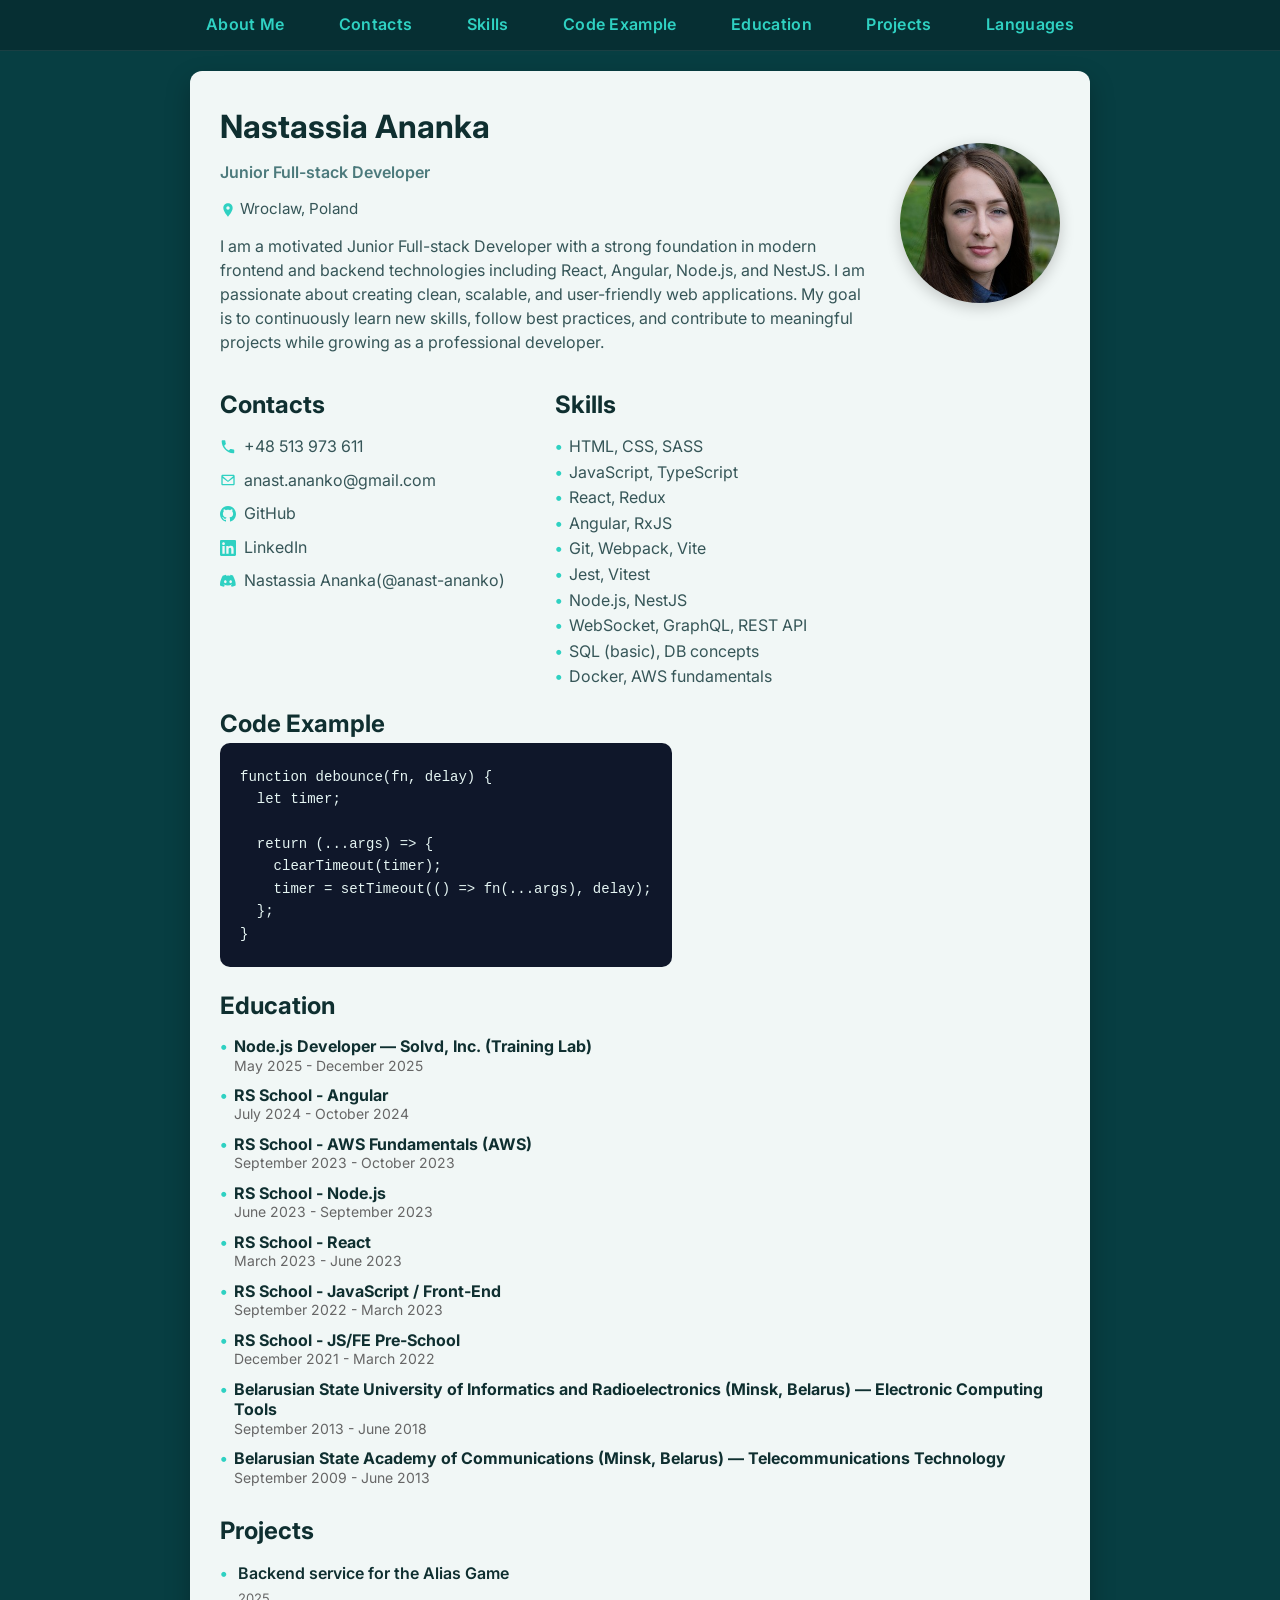
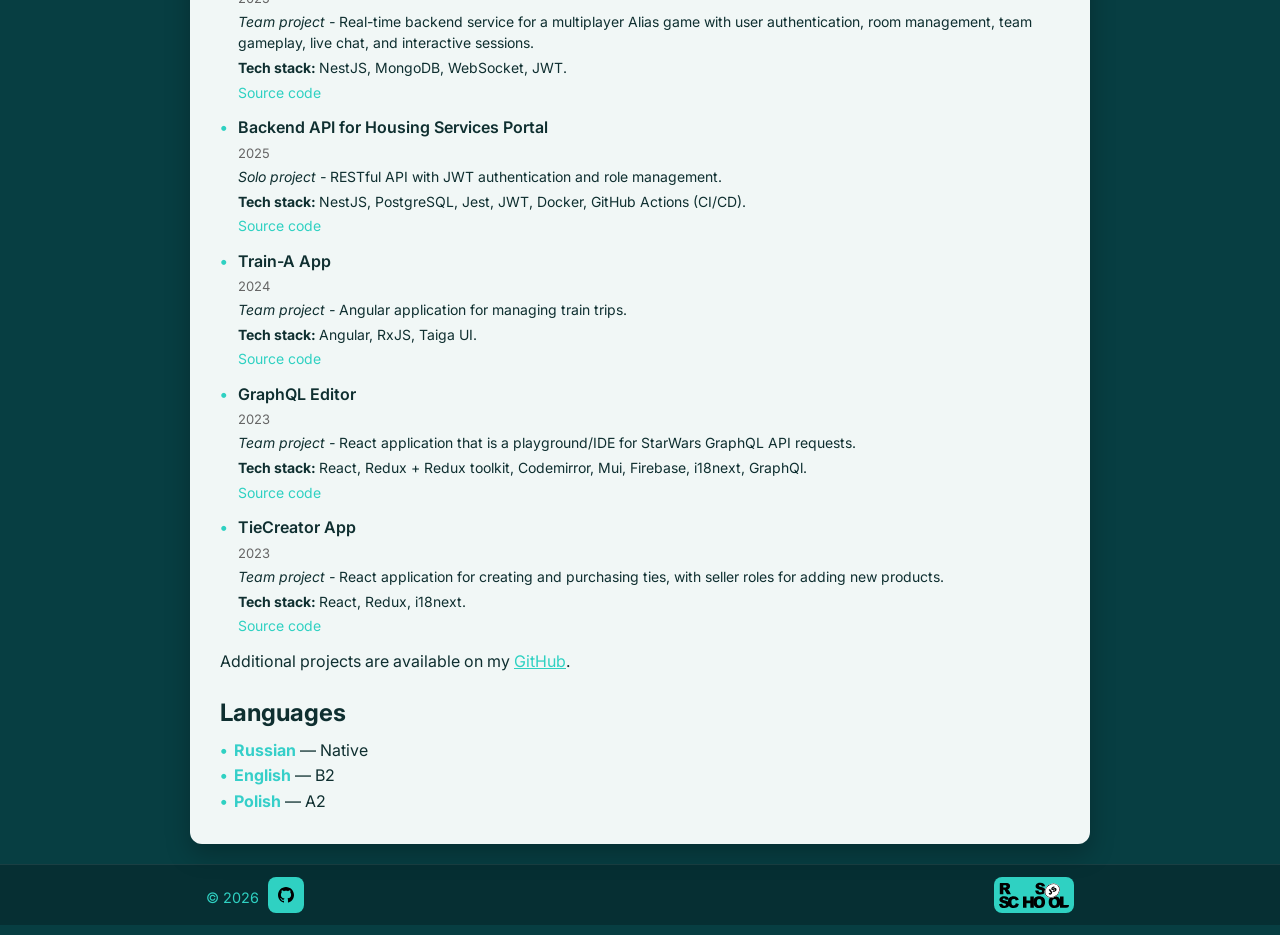
<file: index.html>
<!doctype html>
<html lang="en">
  <head>
    <meta charset="UTF-8">
    <meta name="viewport" content="width=device-width, initial-scale=1.0">
    <link rel="icon" href="assets/favicon.png" type="image/png">
    <link rel="preconnect" href="https://fonts.googleapis.com">
    <link rel="preconnect" href="https://fonts.gstatic.com" crossorigin>
    <link
      href="https://fonts.googleapis.com/css2?family=Inter:wght@400;500;600;700&display=swap"
      rel="stylesheet"
    >
    <link rel="stylesheet" href="style.css">
    <title>Nastassia Ananka</title>
  </head>

  <body>
    <header class="header">
      <nav class="nav">
        <ul>
          <li><a href="#about">About Me</a></li>
          <li><a href="#contacts">Contacts</a></li>
          <li><a href="#skills">Skills</a></li>
          <li><a href="#code">Code Example</a></li>
          <li><a href="#education">Education</a></li>
          <li><a href="#projects">Projects</a></li>
          <li><a href="#languages">Languages</a></li>
        </ul>
      </nav>
    </header>

    <main class="main">
      <div class="container">
        <section id="about" class="about">
          <div class="about-text">
            <h1>Nastassia Ananka</h1>
            <p class="role">Junior Full-stack Developer</p>
            <p class="location">
              <svg
                xmlns="http://www.w3.org/2000/svg"
                width="16"
                height="16"
                viewBox="0 0 24 24"
              >
                <path
                  d="M12 2C8.1 2 5 5.1 5 9c0 5.3 7 13 7 13s7-7.7 7-13c0-3.9-3.1-7-7-7zm0 9.5c-1.4 0-2.5-1.1-2.5-2.5S10.6 6.5 12 6.5s2.5 1.1 2.5 2.5S13.4 11.5 12 11.5z"
                />
              </svg>
              Wroclaw, Poland
            </p>
            <p class="summary">
              I am a motivated Junior Full-stack Developer with a strong
              foundation in modern frontend and backend technologies including
              React, Angular, Node.js, and NestJS. I am passionate about
              creating clean, scalable, and user-friendly web applications. My
              goal is to continuously learn new skills, follow best practices,
              and contribute to meaningful projects while growing as a
              professional developer.
            </p>
          </div>
          <div class="about-photo">
            <img src="assets/avatar.jpg" alt="Photo Nastassia Ananka">
          </div>
        </section>

        <div class="two-columns">
          <section id="contacts" class="contacts">
            <h2>Contacts</h2>
            <ul class="contacts-list">
              <li>
                <svg
                  xmlns="http://www.w3.org/2000/svg"
                  width="16"
                  height="16"
                  viewBox="0 0 24 24"
                >
                  <path
                    d="M6.62 10.79a15.053 15.053 0 006.59 6.59l2.2-2.2a1 1 0 011.11-.21c1.2.48 2.5.74 3.84.74a1 1 0 011 1v3.5a1 1 0 01-1 1C10.75 21.5 2.5 13.25 2.5 3a1 1 0 011-1H7a1 1 0 011 1c0 1.34.26 2.64.74 3.84a1 1 0 01-.21 1.11l-2.2 2.2z"
                  />
                </svg>
                +48 513 973 611
              </li>
              <li>
                <a href="mailto:anast.ananko@gmail.com" class="contact-link">
                  <svg
                    xmlns="http://www.w3.org/2000/svg"
                    width="18"
                    height="18"
                    viewBox="0 0 24 24"
                  >
                    <path
                      d="M20 4H4c-1.1 0-2 .9-2 2v12c0 1.1.9 2 2 2h16c1.1 0 2-.9 2-2V6c0-1.1-.9-2-2-2zm0 2v.01L12 13 4 6.01V6h16zM4 18V8.99l8 6 8-6V18H4z"
                    />
                  </svg>
                  anast.ananko@gmail.com
                </a>
              </li>
              <li>
                <a
                  href="https://github.com/anast-ananko"
                  target="_blank"
                  class="contact-link"
                >
                  <svg
                    xmlns="http://www.w3.org/2000/svg"
                    width="16"
                    height="16"
                    viewBox="0 0 24 24"
                  >
                    <path
                      d="M12 0C5.372 0 0 5.373 0 12c0 5.303 3.438 9.8 8.205 11.387.6.113.82-.258.82-.577 0-.285-.01-1.04-.015-2.04-3.338.724-4.042-1.61-4.042-1.61-.546-1.387-1.334-1.756-1.334-1.756-1.09-.745.083-.729.083-.729 1.205.085 1.84 1.238 1.84 1.238 1.07 1.834 2.807 1.304 3.492.997.108-.774.418-1.305.76-1.605-2.665-.304-5.467-1.334-5.467-5.932 0-1.31.468-2.382 1.235-3.222-.123-.303-.535-1.523.117-3.176 0 0 1.008-.322 3.3 1.23.957-.266 1.983-.399 3.003-.404 1.02.005 2.047.138 3.006.404 2.288-1.552 3.294-1.23 3.294-1.23.654 1.653.242 2.873.12 3.176.77.84 1.233 1.912 1.233 3.222 0 4.61-2.807 5.625-5.48 5.921.43.37.813 1.103.813 2.222 0 1.604-.015 2.896-.015 3.286 0 .32.216.694.825.576C20.565 21.796 24 17.302 24 12c0-6.627-5.373-12-12-12z"
                    />
                  </svg>
                  GitHub
                </a>
              </li>
              <li>
                <a
                  href="https://www.linkedin.com/in/nastassia-ananka-00b665257/"
                  target="_blank"
                  class="contact-link"
                >
                  <svg
                    xmlns="http://www.w3.org/2000/svg"
                    width="16"
                    height="16"
                    viewBox="0 0 24 24"
                  >
                    <path
                      d="M22.23 0H1.77C.79 0 0 .774 0 1.73v20.54C0 23.23.79 24 1.77 24h20.46c.98 0 1.77-.77 1.77-1.73V1.73C24 .774 23.21 0 22.23 0zM7.06 20.45H3.54V9h3.52v11.45zM5.3 7.5c-1.13 0-2.05-.92-2.05-2.06 0-1.13.92-2.05 2.05-2.05s2.05.92 2.05 2.05c0 1.14-.92 2.06-2.05 2.06zM20.45 20.45h-3.53v-5.6c0-1.34-.03-3.06-1.86-3.06-1.86 0-2.14 1.45-2.14 2.95v5.71H9.42V9h3.39v1.56h.05c.47-.88 1.62-1.81 3.33-1.81 3.55 0 4.2 2.34 4.2 5.39v6.86z"
                    />
                  </svg>
                  LinkedIn
                </a>
              </li>
              <li>
                <svg
                  xmlns="http://www.w3.org/2000/svg"
                  width="16"
                  height="16"
                  viewBox="0 0 71 55"
                >
                  <path
                    d="M60.1 4.55a58.6 58.6 0 00-13.28-4.54 42.2 42.2 0 00-1.96 4.01 55.65 55.65 0 00-16.73 0 42.34 42.34 0 00-1.96-4.01A58.59 58.59 0 0011.9 4.55C4 20.1-1.36 34.09.18 47.99a59.08 59.08 0 0017.14 5.54 43.47 43.47 0 003.73-6.06 37 37 0 01-5.87-2.83c.5-.36.99-.73 1.46-1.11a42.92 42.92 0 0036.23 0c.48.38.96.75 1.46 1.11a36.75 36.75 0 01-5.87 2.83 43.39 43.39 0 003.73 6.06 59.08 59.08 0 0017.14-5.54c1.61-13.9-3.73-27.89-11.65-43.44zM23.73 37.55c-3.18 0-5.79-2.93-5.79-6.52 0-3.6 2.58-6.52 5.79-6.52 3.22 0 5.81 2.93 5.79 6.52 0 3.59-2.58 6.52-5.79 6.52zm23.55 0c-3.18 0-5.79-2.93-5.79-6.52 0-3.6 2.58-6.52 5.79-6.52 3.22 0 5.81 2.93 5.79 6.52 0 3.59-2.59 6.52-5.79 6.52z"
                  />
                </svg>
                Nastassia Ananka(@anast-ananko)
              </li>
            </ul>
          </section>

          <section id="skills" class="skills">
            <h2>Skills</h2>
            <ul class="skills-list">
              <li>HTML, CSS, SASS</li>
              <li>JavaScript, TypeScript</li>
              <li>React, Redux</li>
              <li>Angular, RxJS</li>
              <li>Git, Webpack, Vite</li>
              <li>Jest, Vitest</li>
              <li>Node.js, NestJS</li>
              <li>WebSocket, GraphQL, REST API</li>
              <li>SQL (basic), DB concepts</li>
              <li>Docker, AWS fundamentals</li>
            </ul>
          </section>
        </div>

        <section id="code" class="code-example">
          <h2>Code Example</h2>
          <pre><code>
function debounce(fn, delay) {
  let timer;

  return (...args) => {
    clearTimeout(timer);
    timer = setTimeout(() => fn(...args), delay);
  };
}
  </code></pre>
        </section>

        <section id="education" class="education">
          <h2>Education</h2>
          <ul class="education-list">
            <li>
              <strong>Node.js Developer — Solvd, Inc. (Training Lab)</strong>
              <span class="edu-date">May 2025 - December 2025</span>
            </li>
            <li>
              <strong>RS School - Angular</strong>
              <span class="edu-date">July 2024 - October 2024</span>
            </li>
            <li>
              <strong>RS School - AWS Fundamentals (AWS)</strong>
              <span class="edu-date">September 2023 - October 2023</span>
            </li>
            <li>
              <strong>RS School - Node.js</strong>
              <span class="edu-date">June 2023 - September 2023</span>
            </li>
            <li>
              <strong>RS School - React</strong>
              <span class="edu-date">March 2023 - June 2023</span>
            </li>
            <li>
              <strong>RS School - JavaScript / Front-End</strong>
              <span class="edu-date">September 2022 - March 2023</span>
            </li>
            <li>
              <strong>RS School - JS/FE Pre-School</strong>
              <span class="edu-date">December 2021 - March 2022</span>
            </li>
            <li>
              <strong
                >Belarusian State University of Informatics and Radioelectronics
                (Minsk, Belarus) — Electronic Computing Tools</strong
              >
              <span class="edu-date">September 2013 - June 2018</span>
            </li>
            <li>
              <strong
                >Belarusian State Academy of Communications (Minsk, Belarus) —
                Telecommunications Technology</strong
              >
              <span class="edu-date">September 2009 - June 2013</span>
            </li>
          </ul>
        </section>

        <section id="projects" class="projects">
          <h2>Projects</h2>
          <ul class="projects-list">
            <li>
              <strong>Backend service for the Alias Game</strong>
              <span class="project-period">2025</span>
              <p class="project-desc">
                <i>Team project - </i>
                Real-time backend service for a multiplayer Alias game with user
                authentication, room management, team gameplay, live chat, and
                interactive sessions.
              </p>
              <p class="project-skills">
                <b>Tech stack: </b>NestJS, MongoDB, WebSocket, JWT.
              </p>
              <a
                href="https://github.com/anast-ananko/alias-game-backend"
                target="_blank"
                class="project-link"
                >Source code</a
              >
            </li>
            <li>
              <strong>Backend API for Housing Services Portal</strong>
              <span class="project-period">2025</span>
              <p class="project-desc">
                <i>Solo project - </i>
                RESTful API with JWT authentication and role management.
              </p>
              <p class="project-skills">
                <b>Tech stack: </b>NestJS, PostgreSQL, Jest, JWT, Docker, GitHub
                Actions (CI/CD).
              </p>
              <a
                href="https://github.com/anast-ananko/housing_services_portal"
                target="_blank"
                class="project-link"
                >Source code</a
              >
            </li>
            <li>
              <strong>Train-A App</strong>
              <span class="project-period">2024</span>
              <p class="project-desc">
                <i>Team project - </i>
                Angular application for managing train trips.
              </p>
              <p class="project-skills">
                <b>Tech stack: </b>Angular, RxJS, Taiga UI.
              </p>
              <a
                href="https://github.com/anast-ananko/Train-A"
                target="_blank"
                class="project-link"
                >Source code</a
              >
            </li>
            <li>
              <strong>GraphQL Editor</strong>
              <span class="project-period">2023</span>
              <p class="project-desc">
                <i>Team project - </i>
                React application that is a playground/IDE for StarWars GraphQL
                API requests.
              </p>
              <p class="project-skills">
                <b>Tech stack: </b>React, Redux + Redux toolkit, Codemirror,
                Mui, Firebase, i18next, GraphQl.
              </p>
              <a
                href="https://github.com/anast-ananko/graphiql-app"
                target="_blank"
                class="project-link"
                >Source code</a
              >
            </li>
            <li>
              <strong>TieCreator App</strong>
              <span class="project-period">2023</span>
              <p class="project-desc">
                <i>Team project - </i>
                React application for creating and purchasing ties, with seller
                roles for adding new products.
              </p>
              <p class="project-skills">
                <b>Tech stack: </b>React, Redux, i18next.
              </p>
              <a
                href="https://github.com/anast-ananko/RS-Clone"
                target="_blank"
                class="project-link"
                >Source code</a
              >
            </li>
          </ul>
          <p class="more-projects">
            Additional projects are available on my
            <a
              href="https://github.com/anast-ananko"
              target="_blank"
              rel="noopener noreferrer"
            >
              GitHub</a
            >.
          </p>
        </section>

        <section id="languages" class="languages">
          <h2>Languages</h2>
          <ul class="languages-list">
            <li><strong>Russian</strong> — Native</li>
            <li><strong>English</strong> — B2</li>
            <li><strong>Polish</strong> — A2</li>
          </ul>
        </section>
      </div>
    </main>
    
    <footer class="footer">
      <div class="footer-content">
        <p>
          &copy; 2026
          <a
            href="https://github.com/anast-ananko"
            target="_blank"
            class="footer-card"
          >
            <svg
              xmlns="http://www.w3.org/2000/svg"
              width="16"
              height="16"
              viewBox="0 0 24 24"
            >
              <path
                d="M12 0C5.372 0 0 5.373 0 12c0 5.303 3.438 9.8 8.205 11.387.6.113.82-.258.82-.577 
      0-.285-.01-1.04-.015-2.04-3.338.724-4.042-1.61-4.042-1.61-.546-1.387-1.334-1.756-1.334-1.756
      -1.09-.745.083-.729.083-.729 1.205.085 1.84 1.238 1.84 1.238 1.07 1.834 2.807 1.304 3.492.997.108-.774
      .418-1.305.76-1.605-2.665-.304-5.467-1.334-5.467-5.932 0-1.31.468-2.382 1.235-3.222-.123-.303-.535-1.523
      .117-3.176 0 0 1.008-.322 3.3 1.23.957-.266 1.983-.399 3.003-.404 1.02.005 2.047.138 3.006.404
      2.288-1.552 3.294-1.23 3.294-1.23.654 1.653.242 2.873.12 3.176.77.84 1.233 1.912 1.233 3.222
      0 4.61-2.807 5.625-5.48 5.921.43.37.813 1.103.813 2.222
      0 1.604-.015 2.896-.015 3.286 0 .32.216.694.825.576C20.565 21.796 24 17.302 24 12
      c0-6.627-5.373-12-12-12z"
              />
            </svg>
          </a>
        </p>
        <a href="https://rs.school/courses/short-track" target="_blank">
          <img
            src="assets/rs_school_js.svg"
            alt="RS School Logo"
            class="rs-logo"
          >
        </a>
      </div>
    </footer>
  </body>
</html>
</file>
<file: style.css>
* {
  box-sizing: border-box;
  margin: 0;
  padding: 0;
  scroll-behavior: smooth;
}

body {
  font-family:
    "Inter",
    system-ui,
    -apple-system,
    BlinkMacSystemFont,
    sans-serif;
  background: #073e42;
  color: #0f2f30;
  line-height: 1.6;
}

.two-columns {
  display: flex;
  flex-direction: row;
  width: 100%;
  gap: 50px;
  margin-bottom: 15px;
}

/* Header */
.header {
  background: #062f33;
  border-bottom: 1px solid rgba(255, 255, 255, 0.08);
  position: sticky;
  top: 0;
  z-index: 10;
}

.nav ul {
  max-width: 900px;
  margin: 0 auto;
  padding: 12px 16px;
  list-style: none;
  display: flex;
  justify-content: space-between;
  flex-wrap: wrap;
}

.nav a {
  color: #2fd1c2;
  text-decoration: none;
  font-weight: 600;
  letter-spacing: 0.02em;
  transition: all 0.5s ease;
}

.nav a:hover {
  color: #7ff0e6;
  text-decoration: underline;
}

/* Main */
.main {
  display: flex;
  justify-content: center;
  padding: 20px;
}

.container {
  display: flex;
  flex-direction: column;
  align-items: center;
  max-width: 900px;
  width: 100%;
  padding: 30px;
  background: #f1f7f6;
  border-radius: 12px;
  box-shadow: 0 10px 25px rgba(0, 0, 0, 0.25);
}

section {
  scroll-margin-top: 60px;
}

.education-list li,
.skills-list li,
.projects-list li,
.languages-list li {
  position: relative;
  padding-left: 14px;
}

.education-list li::before,
.skills-list li::before,
.projects-list li::before,
.languages-list li::before {
  content: "•";
  position: absolute;
  left: 0;
  color: #2fd1c2;
  font-weight: bold;
}

/* About */
.about {
  display: flex;
  align-items: center;
  gap: 32px;
  flex-wrap: wrap;
  margin-bottom: 32px;
}

.about-text {
  flex: 1;
}

.about-text h1 {
  margin: 0 0 8px 0;
  font-size: 2rem;
}

.about-text .role {
  font-weight: 600;
  color: #4c7a7c;
  margin-bottom: 12px;
}

.about-text .location {
  font-size: 0.95rem;
  color: #365658;
  margin-bottom: 12px;
}

.about-text .location svg {
  vertical-align: middle;
  fill: #2fd1c2;
}

.about-text .summary {
  line-height: 1.5;
  color: #365658;
}

.about-photo img {
  width: 160px;
  height: 160px;
  border-radius: 50%;
  object-fit: cover;
  box-shadow: 0 4px 15px rgba(0, 0, 0, 0.2);
}

/* Contacts */
.contacts-list {
  list-style: none;
  padding: 0;
  margin: 10px 0 0 0;
  display: flex;
  flex-direction: column;
  gap: 8px;
  color: #365658;
}

.contacts-list li {
  display: flex;
  align-items: center;
  gap: 8px;
}

.contacts-list li a.contact-link {
  display: inline-flex;
  align-items: center;
  gap: 8px;
  color: #365658;
  text-decoration: none;
  transition: all 0.5s ease;
}

.contacts-list li a.contact-link:hover {
  color: #2fd1c2;
  text-decoration: underline;
}

.contacts-list li svg {
  width: 16px;
  height: 16px;
  fill: #2fd1c2;
  flex-shrink: 0;
  transition: all 0.5s ease;
}

.contacts-list li a.contact-link:hover svg {
  fill: #7ff0e6;
}

/* Skills */
.skills-list {
  margin: 10px 0 0 0;
  list-style: none;
  padding: 0;
  display: flex;
  flex-direction: column;
  color: #365658;
}

.skills-list li {
  position: relative;
  padding-left: 14px;
}

/* Code example */
.code-example {
  align-self: start;
  margin-bottom: 20px;
  max-width: 100%;
  overflow: hidden;
}

.code-example pre {
  background: #0f172a;
  color: #e5f5f3;
  padding: 0px 20px;
  border-radius: 10px;
  overflow-x: auto;
  font-size: 14px;
  line-height: 1.6;
  overflow-x: auto;
}

.code-example code {
  font-family: "Courier New", monospace;
}

/* Education */
.education {
  margin-bottom: 15px;
}

.education-list {
  list-style: none;
  margin: 10px 0 0 0;
}

.education-list li {
  margin-bottom: 10px;
  line-height: 1.3;
}

.education-list li strong {
  color: #0f2f30;
}

.edu-date {
  display: block;
  font-weight: normal;
  font-size: 14px;
  color: #666;
}

/* Projects */
.projects {
  align-self: flex-start;
  margin-bottom: 20px;
}

.projects-list {
  list-style: none;
  margin: 10px 0 0 0;
  padding: 0;
}

.projects-list li {
  padding-left: 18px;
  margin-bottom: 10px;
}

.projects-list strong {
  display: block;
  font-size: 16px;
  font-weight: 600;
}

.project-period {
  display: block;
  font-size: 13px;
  color: #666;
  margin-top: 2px;
}

.project-desc {
  margin: 2px 0 4px;
  font-size: 14px;
  line-height: 1.5;
}

.project-skills {
  font-size: 14px;
  color: #0f2f30;
}

.project-link {
  font-size: 14px;
  color: #2fd1c2;
  text-decoration: none;
}

.project-link:hover {
  color: #7ff0e6;
  text-decoration: underline;
}

.more-projects {
  margin-top: 10px;
}

.more-projects a {
  color: #2fd1c2;
  transition: all 0.5s ease;
}

.more-projects a:hover {
  color: #7ff0e6;
  text-decoration: underline;
}

/* Languages */
.languages {
  align-self: flex-start;
}

.languages-list {
  list-style: none;
  padding: 0;
  margin: 5px 0 0 0;
}

.languages-list li strong {
  color: #36cfc9;
}

/* Footer */
.footer {
  background: #062f33;
  border-top: 1px solid rgba(255, 255, 255, 0.08);
  color: #fff;
  font-size: 0.9rem;
}

.footer-content {
  display: flex;
  justify-content: space-between;
  align-items: center;
  max-width: 900px;
  margin: 0 auto;
  padding: 12px 16px;
  color: #2fd1c2;
}

.footer-card {
  display: inline-flex;
  align-items: center;
  padding: 10px;
  margin-left: 5px;
  background-color: #2fd1c2;
  color: #111;
  font-weight: 600;
  border-radius: 8px;
  text-decoration: none;
  transition: all 0.3s;
}

.footer-card svg {
  display: block;
}

.rs-logo {
  width: 80px;
  height: auto;
  vertical-align: middle;
  padding: 5px;
  margin-left: 5px;
  background-color: #2fd1c2;
  border-radius: 8px;
  transition: all 0.3s;
}

.footer-card:hover,
.rs-logo:hover {
  transform: translateY(-2px);
  box-shadow: 0 4px 8px rgba(65, 113, 133, 0.2);
}

@media (max-width: 700px) {
  .nav ul {
    justify-content: center;
    flex-wrap: wrap;
    gap: 15px;
  }

  .container {
    margin: 20px;
    padding: 20px;
  }

  .two-columns {
    flex-direction: column;
    gap: 20px;
  }

  .about {
    flex-direction: column;
    align-items: center;
    text-align: center;
  }

  .about-photo img {
    width: 140px;
    height: 140px;
    margin-top: 16px;
  }

  .code-example pre {
    font-size: 13px;
    padding: 10px 14px;
  }
}

@media (max-width: 665px) {
  section {
    scroll-margin-top: 95px;
  }
}

@media (max-width: 480px) {
  .code-example pre {
    font-size: 12px;
    padding: 8px 12px;
    border-radius: 8px;
  }
}

@media (max-width: 385px) {
  section {
    scroll-margin-top: 100px;
  }
}
</file>
